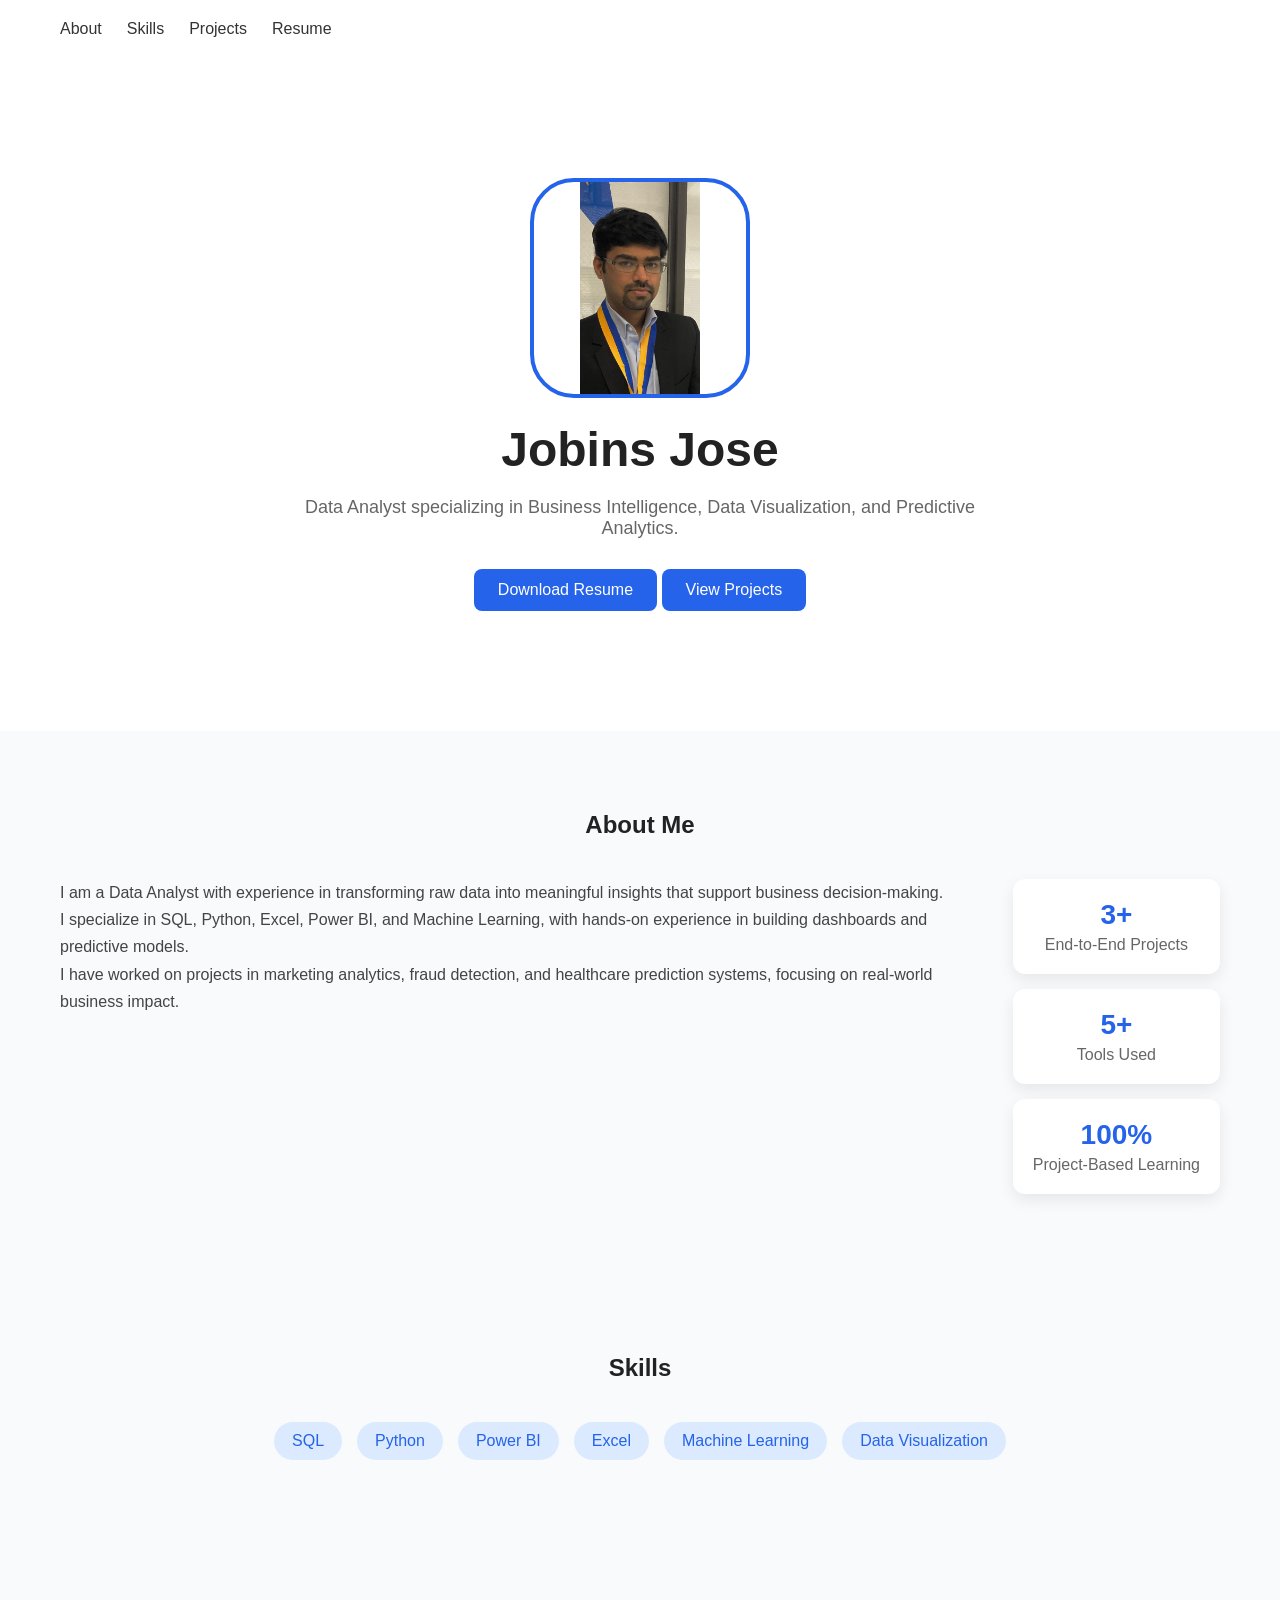
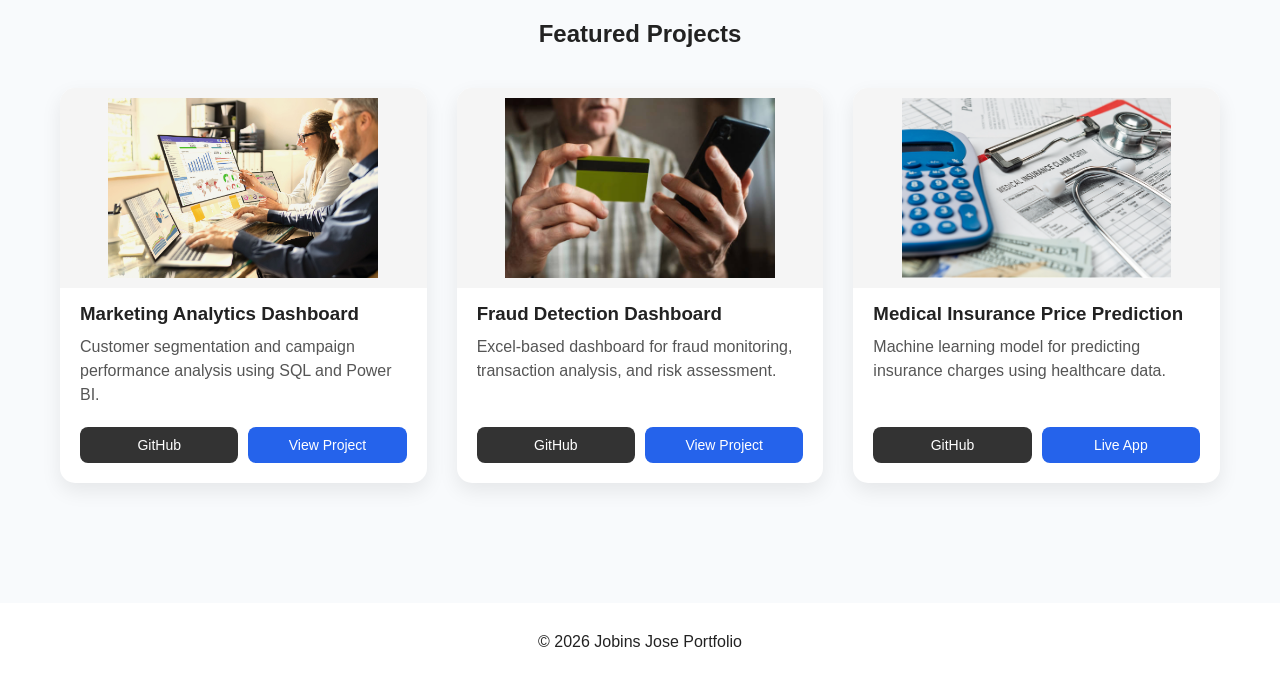
<file: index.html>
<!DOCTYPE html>
<html lang="en">
<head>
    <meta charset="UTF-8">
    <meta name="viewport" content="width=device-width, initial-scale=1.0">
    <title>Jobins Jose | Data Analyst Portfolio</title>
    <link rel="stylesheet" href="styles.css">
</head>
<body>

<nav>

    <ul>
        <li><a href="#about">About</a></li>
        <li><a href="#skills">Skills</a></li>
        <li><a href="#projects">Projects</a></li>
        <li><a href="Jobins Jose Resume.pdf">Resume</a></li>
    </ul>
</nav>

<header class="hero">
    <img src="images/profile-photo.jpg"
         alt="Jobins Jose"
         class="profile-pic">
       <h1>Jobins Jose</h1>

    <p>
        Data Analyst specializing in Business Intelligence,
        Data Visualization, and Predictive Analytics.
    </p>

    <a href="Jobins Jose Resume.pdf" class="btn">
        Download Resume
    </a>

    <a href="#projects" class="btn">View Projects</a>
</header>

<section id="about" class="section about">

    <h2>About Me</h2>

    <div class="about-container">

        <div class="about-text">

            <p>
                I am a Data Analyst with experience in transforming raw data into meaningful insights
                that support business decision-making.
            </p>

            <p>
                I specialize in SQL, Python, Excel, Power BI, and Machine Learning, with hands-on
                experience in building dashboards and predictive models.
            </p>

            <p>
                I have worked on projects in marketing analytics, fraud detection, and healthcare
                prediction systems, focusing on real-world business impact.
            </p>

        </div>

        <div class="about-highlights">

            <div class="highlight-card">
                <h3>3+</h3>
                <p>End-to-End Projects</p>
            </div>

            <div class="highlight-card">
                <h3>5+</h3>
                <p>Tools Used</p>
            </div>

            <div class="highlight-card">
                <h3>100%</h3>
                <p>Project-Based Learning</p>
            </div>

        </div>

    </div>

</section>

<section id="skills" class="section">
    <h2>Skills</h2>

    <div class="skills">
        <span>SQL</span>
        <span>Python</span>
        <span>Power BI</span>
        <span>Excel</span>
        <span>Machine Learning</span>
        <span>Data Visualization</span>
    </div>
</section>

<section id="projects" class="section">

    <h2>Featured Projects</h2>

    <div class="project-grid">

        <div class="card">
            <img src="images/marketing-analytics.jpg" alt="Marketing Analytics">

            <h3>Marketing Analytics Dashboard</h3>

            <p>
                Customer segmentation and campaign performance analysis
                using SQL and Power BI.
            </p>

        <div class="card-buttons">

        <a href="https://github.com/JobinsJose/Marketing-Analytics-Dashboard"
           target="_blank"
           class="github-btn">
            GitHub
        </a>

            <a href="marketing.html" class="view-btn">
                View Project
            </a>
        </div>
        </div>

        <div class="card">
            <img src="images/fraud-analytics.jpg" alt="Fraud Analytics">

            <h3>Fraud Detection Dashboard</h3>

            <p>
                Excel-based dashboard for fraud monitoring,
                transaction analysis, and risk assessment.
            </p>

        <div class="card-buttons">

        <a href="https://github.com/JobinsJose/Bank-Fraud-Detection-Risk-Analytics-Dashboard"
           target="_blank"
           class="github-btn">
            GitHub
        </a>

            <a href="fraud.html" class="view-btn">
                View Project
            </a>
        </div>
        </div>

    

        <div class="card">
            <img src="images/medical-insurance.png" alt="Insurance Prediction">

            <h3>Medical Insurance Price Prediction</h3>

            <p>
                Machine learning model for predicting insurance
                charges using healthcare data.
            </p>

        <div class="card-buttons">

        <a href="https://github.com/JobinsJose/medical-insurance-cost-prediction"
           target="_blank"
           class="github-btn">
            GitHub
        </a>

            <a href="https://medical-insurance-cost-predictor-wyuu.onrender.com/" class="view-btn">
                Live App
            </a>
        </div>
        </div>


</section>

<footer>
    <p>© 2026 Jobins Jose Portfolio</p>
</footer>

</body>
</html>
</file>
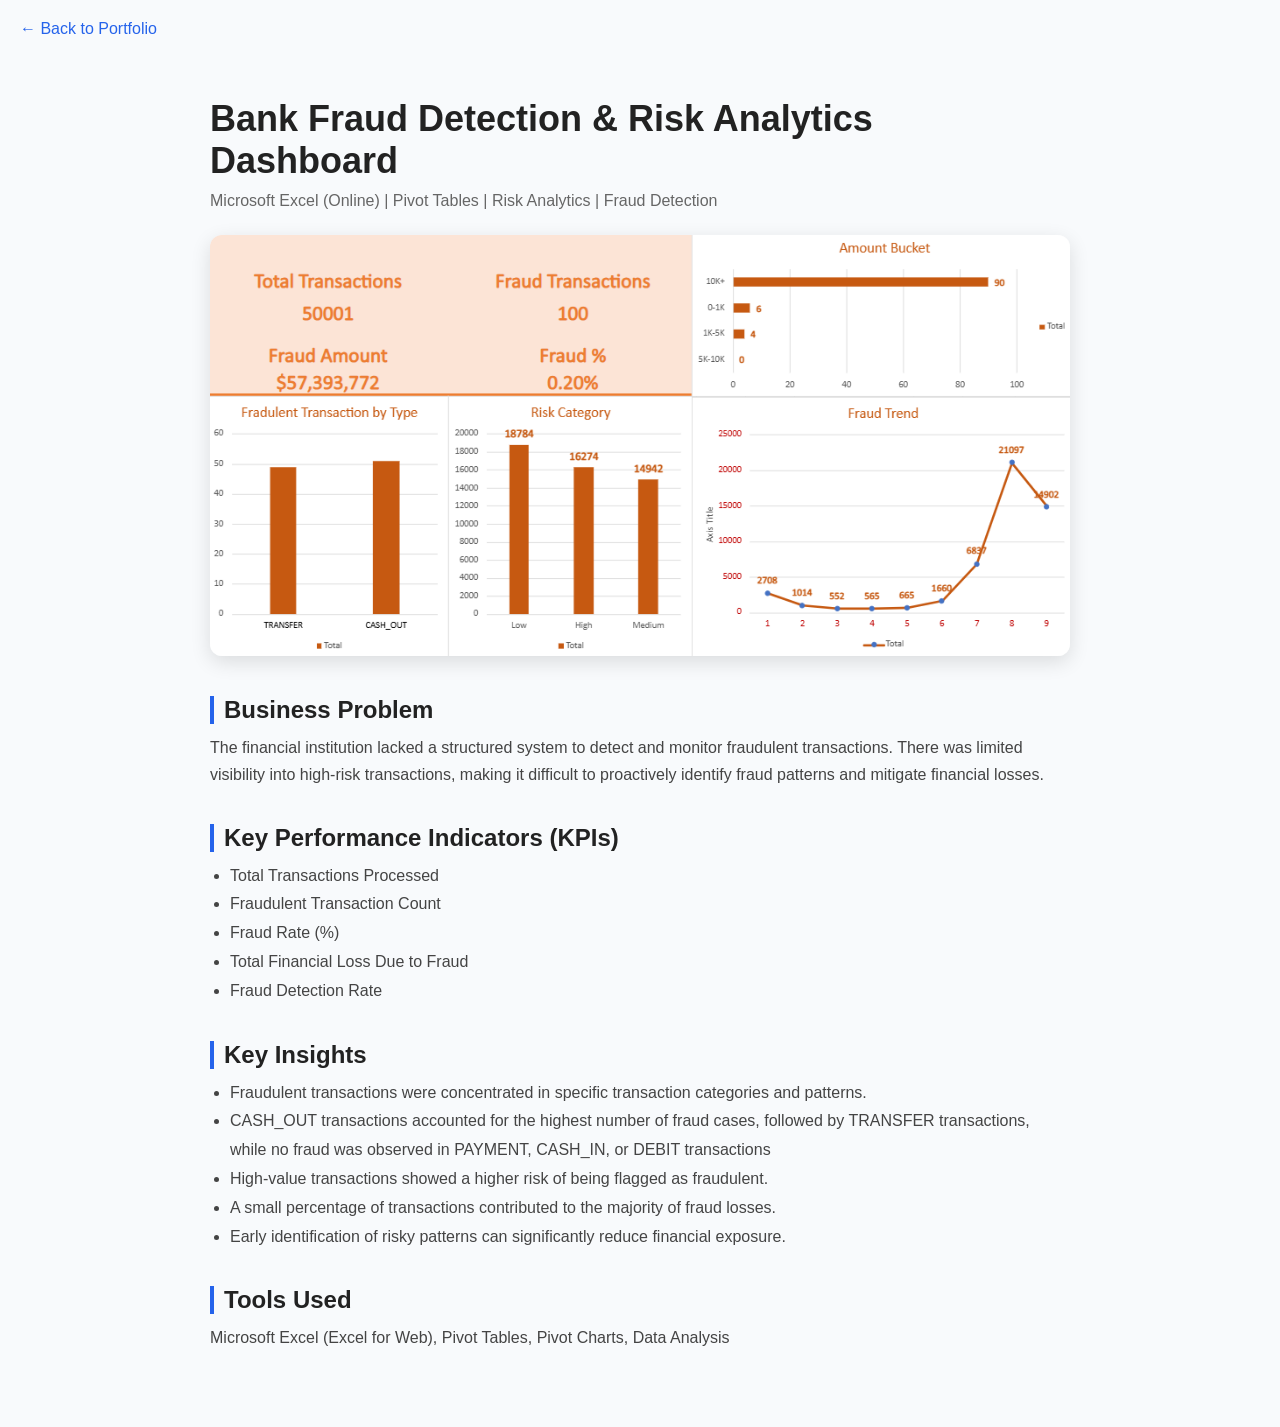
<file: fraud.html>
<!DOCTYPE html>
<html>
<head>
    <title>Bank Fraud Detection & Risk Analytics | Case Study</title>
    <link rel="stylesheet" href="styles.css">
</head>

<body>

<a href="index.html" class="back-btn">← Back to Portfolio</a>

<div class="project-page">

    <h1>Bank Fraud Detection & Risk Analytics Dashboard</h1>

    <p class="subtitle">
        Microsoft Excel (Online) | Pivot Tables | Risk Analytics | Fraud Detection
    </p>

    <img src="images/bankfraudanalytics.png"
         class="project-img"
         alt="Fraud Dashboard">

    <section class="section-block">

        <h2>Business Problem</h2>
        <p>
            The financial institution lacked a structured system to detect and monitor fraudulent transactions.
            There was limited visibility into high-risk transactions, making it difficult to proactively identify fraud patterns
            and mitigate financial losses.
        </p>

    </section>

    <section class="section-block">

        <h2>Key Performance Indicators (KPIs)</h2>
        <ul>
            <li>Total Transactions Processed</li>
            <li>Fraudulent Transaction Count</li>
            <li>Fraud Rate (%)</li>
            <li>Total Financial Loss Due to Fraud</li>
            <li>Fraud Detection Rate</li>
        </ul>

    </section>

    <section class="section-block">

        <h2>Key Insights</h2>
        <ul>
            <li>Fraudulent transactions were concentrated in specific transaction categories and patterns.</li>

            <li>CASH_OUT transactions accounted for the highest number of fraud cases, followed by TRANSFER transactions, while no fraud was observed in PAYMENT, CASH_IN, or DEBIT transactions</li>

            <li>High-value transactions showed a higher risk of being flagged as fraudulent.</li>

            <li>A small percentage of transactions contributed to the majority of fraud losses.</li>

            <li>Early identification of risky patterns can significantly reduce financial exposure.</li>
        </ul>

    </section>

    <section class="section-block">

        <h2>Tools Used</h2>
        <p>Microsoft Excel (Excel for Web), Pivot Tables, Pivot Charts, Data Analysis</p>

    </section>

</div>

</body>
</html>
</file>
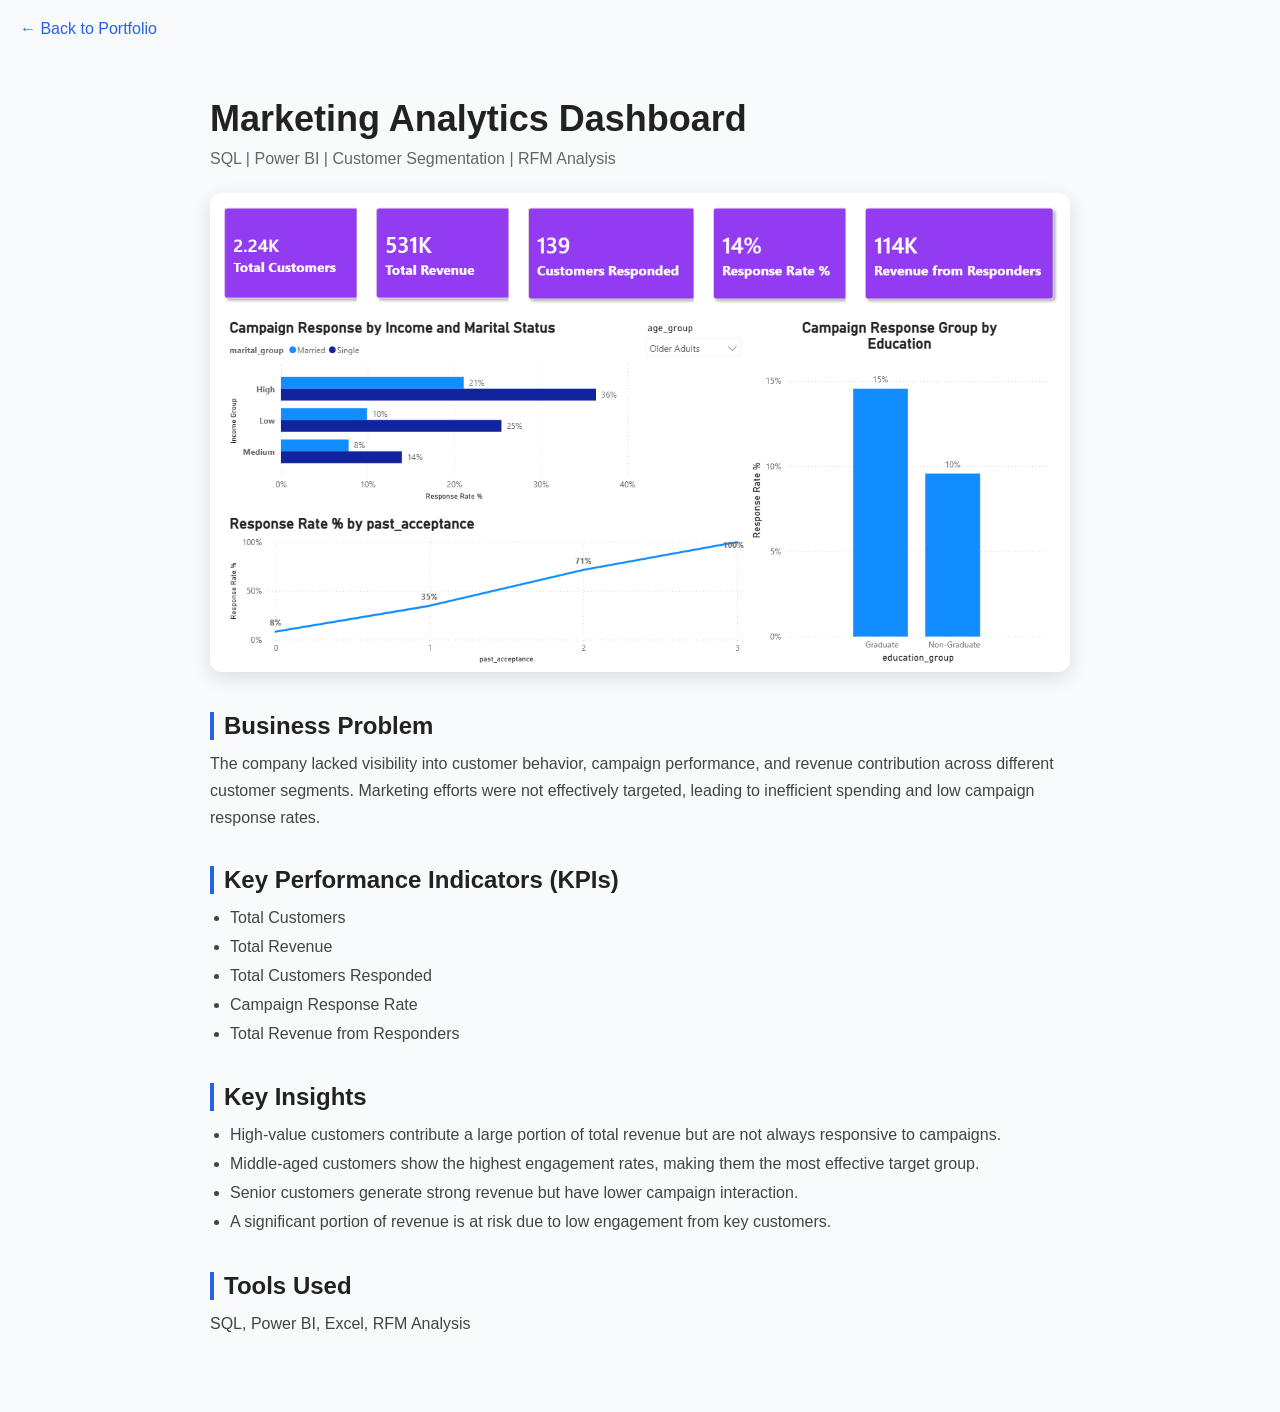
<file: marketing.html>
<!DOCTYPE html>
<html>
<head>
    <title>Marketing Analytics Dashboard | Case Study</title>
    <link rel="stylesheet" href="styles.css">
</head>

<body>

<a href="index.html" class="back-btn">← Back to Portfolio</a>

<div class="project-page">

    <h1>Marketing Analytics Dashboard</h1>

    <p class="subtitle">
        SQL | Power BI | Customer Segmentation | RFM Analysis
    </p>

    <img src="images/MarketingAnalyticsDashboard.png"
         class="project-img"
         alt="Marketing Dashboard">

    <section class="section-block">

        <h2>Business Problem</h2>
        <p>
            The company lacked visibility into customer behavior, campaign performance, and revenue contribution
            across different customer segments. Marketing efforts were not effectively targeted, leading to
            inefficient spending and low campaign response rates.
        </p>

    </section>

    <section class="section-block">

        <h2>Key Performance Indicators (KPIs)</h2>
        <ul>
            <li>Total Customers</li>
            <li>Total Revenue</li>
            <li>Total Customers Responded</li>
            <li>Campaign Response Rate</li>
            <li>Total Revenue from Responders </li>
            
        </ul>

    </section>

    <section class="section-block">

        <h2>Key Insights</h2>
        <ul>
            <li>High-value customers contribute a large portion of total revenue but are not always responsive to campaigns.</li>

            <li>Middle-aged customers show the highest engagement rates, making them the most effective target group.</li>

            <li>Senior customers generate strong revenue but have lower campaign interaction.</li>

            <li>A significant portion of revenue is at risk due to low engagement from key customers.</li>
        </ul>

    </section>

    <section class="section-block">

        <h2>Tools Used</h2>
        <p>SQL, Power BI, Excel, RFM Analysis</p>

    </section>

</div>

</body>
</html>
</file>
<file: styles.css>
*{
    margin:0;
    padding:0;
    box-sizing:border-box;
}

body{
    font-family:Arial, sans-serif;
    background:#f8fafc;
    color:#222;
}

nav{
    display:flex;
    justify-content:space-between;
    align-items:center;
    padding:20px 60px;
    background:white;
    box-shadow:0 2px 10px rgba(0,0,0,0.05);
}

.logo{
    font-size:24px;
    font-weight:bold;
}

nav ul{
    display:flex;
    list-style:none;
    gap:25px;
}

nav a{
    text-decoration:none;
    color:#333;
}

.hero{
    text-align:center;
    padding:120px 20px;
    background:white;
}

.hero h1{
    font-size:48px;
    margin-bottom:20px;
}

.hero p{
    max-width:700px;
    margin:auto;
    font-size:18px;
    color:#666;
}

.btn{
    display:inline-block;
    margin-top:30px;
    padding:12px 24px;
    background:#2563eb;
    color:white;
    text-decoration:none;
    border-radius:8px;
}

.profile-pic{
    width:220px;
    height:220px;
    border-radius:20%;
    object-fit:contain;
    background:white; 
    margin-bottom:20px;
    border:4px solid #2563eb;
}

.section{
    max-width:1200px;
    margin:auto;
    padding:80px 20px;
}

.section h2{
    text-align:center;
    margin-bottom:40px;
}



.about-container{
    display:flex;
    justify-content:center;
    align-items:flex-start;
    gap:40px;
    flex-wrap:wrap;
    margin-top:30px;
}

.about-text{
    flex:2;
    min-width:280px;
    font-size:16px;
    line-height:1.7;
    color:#444;
}

.about-highlights{
    display:flex;
    flex-direction:column;
    gap:15px;
    min-width:200px;
}

.highlight-card{
    background:white;
    padding:20px;
    border-radius:12px;
    box-shadow:0 6px 15px rgba(0,0,0,0.08);
    text-align:center;
}

.highlight-card h3{
    margin:0;
    font-size:28px;
    color:#2563eb;
}

.highlight-card p{
    margin:5px 0 0;
    color:#666;
}

.skills{
    display:flex;
    justify-content:center;
    flex-wrap:wrap;
    gap:15px;
}

.skills span{
    background:#dbeafe;
    color:#2563eb;
    padding:10px 18px;
    border-radius:25px;
}

.project-img{
    width:100%;
    max-width:1000px;
    display:block;
    margin:25px auto;
    border-radius:12px;
    box-shadow:0 6px 20px rgba(0,0,0,0.12);
}
.project-grid{
    display:grid;
    grid-template-columns:repeat(auto-fit,minmax(320px,1fr));
    gap:30px;
}


.project-page{
    max-width:900px;
    margin:auto;
    padding:40px 20px;
}

.back-btn{
    display:inline-block;
    margin:20px;
    text-decoration:none;
    color:#2563eb;
    font-weight:500;
}

h1{
    font-size:36px;
    margin-bottom:10px;
}

.subtitle{
    color:#666;
    font-size:16px;
    margin-bottom:25px;
}

.project-img{
    width:100%;
    border-radius:12px;
    margin:20px 0 40px;
    box-shadow:0 6px 20px rgba(0,0,0,0.12);
}



/* SECTION BLOCK */
.section-block{
    margin-bottom:35px;
}

.section-block h2{
    margin-bottom:10px;
    color:#222;
    border-left:4px solid #2563eb;
    padding-left:10px;
}

.section-block p{
    line-height:1.7;
    color:#444;
    font-size:16px;
}

.section-block ul{
    padding-left:20px;
    line-height:1.8;
    color:#444;
}





.card{
    background:white;
    border-radius:15px;
    overflow:hidden;
    box-shadow:0 8px 20px rgba(0,0,0,0.08);
    transition:0.3s;

    display:flex;
    flex-direction:column;
    height:100%;
}

.card:hover{
    transform:translateY(-5px);
}

.card img{
    width:100%;
    height:200px;
    object-fit:contain;  
    background:#f5f5f5;
    padding:10px;
}

/* TITLE */
.card h3{
    padding:15px 20px 10px;
    margin:0;
}

/* DESCRIPTION */
.card p{
    padding:0 20px;
    color:#555;
    flex-grow:1;   /* pushes buttons to bottom */
    line-height:1.5;
}

/* BUTTON AREA (NEW) */
.card-buttons{
    display:flex;
    justify-content:space-between;
    padding:20px;
    gap:10px;
    margin-top:auto;
}

/* BUTTONS */
.github-btn,
.view-btn{
    flex:1;
    text-align:center;
    padding:10px;
    border-radius:8px;
    text-decoration:none;
    color:white;
    font-size:14px;
}

/* GitHub */
.github-btn{
    background:#333;
}

/* View Project */
.view-btn{
    background:#2563eb;
}

/* Optional hover */
.github-btn:hover,
.view-btn:hover{
    opacity:0.9;
}



footer{
    text-align:center;
    padding:30px;
    background:white;
    margin-top:40px;
}
</file>
